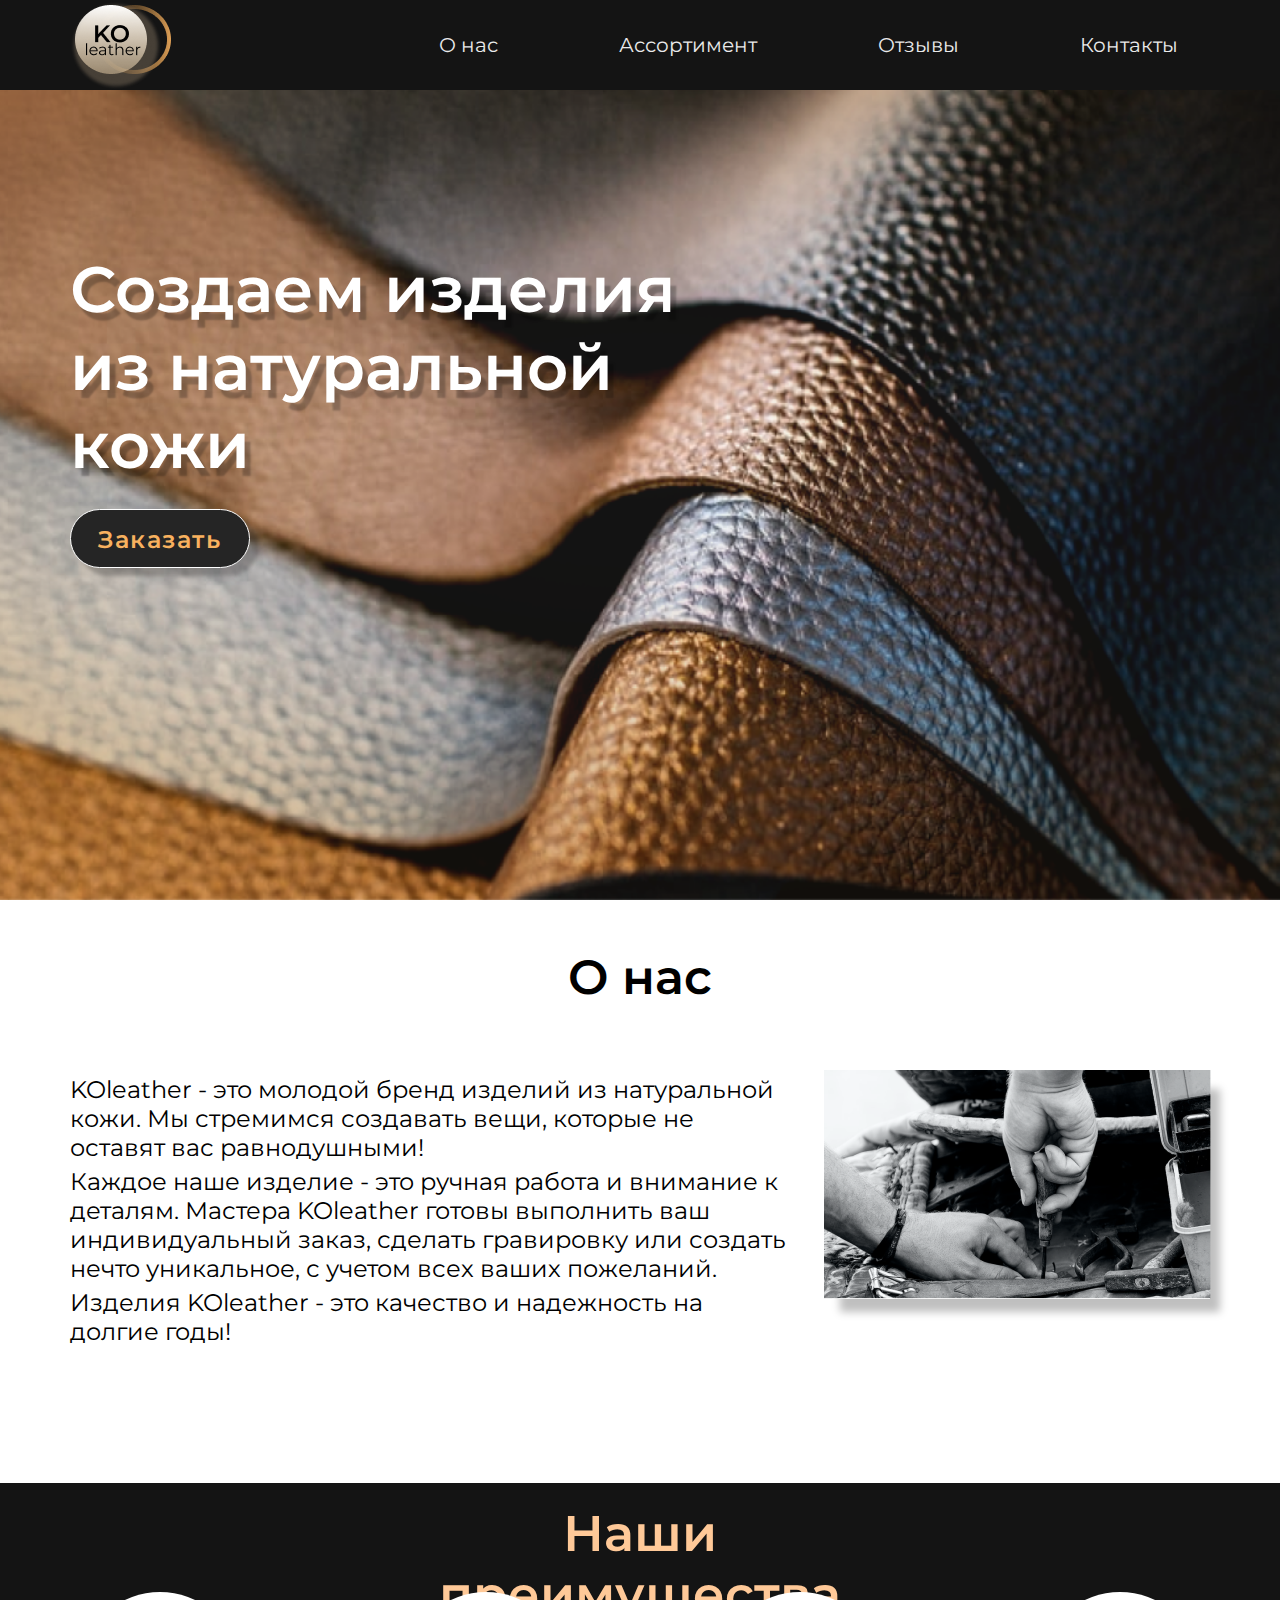
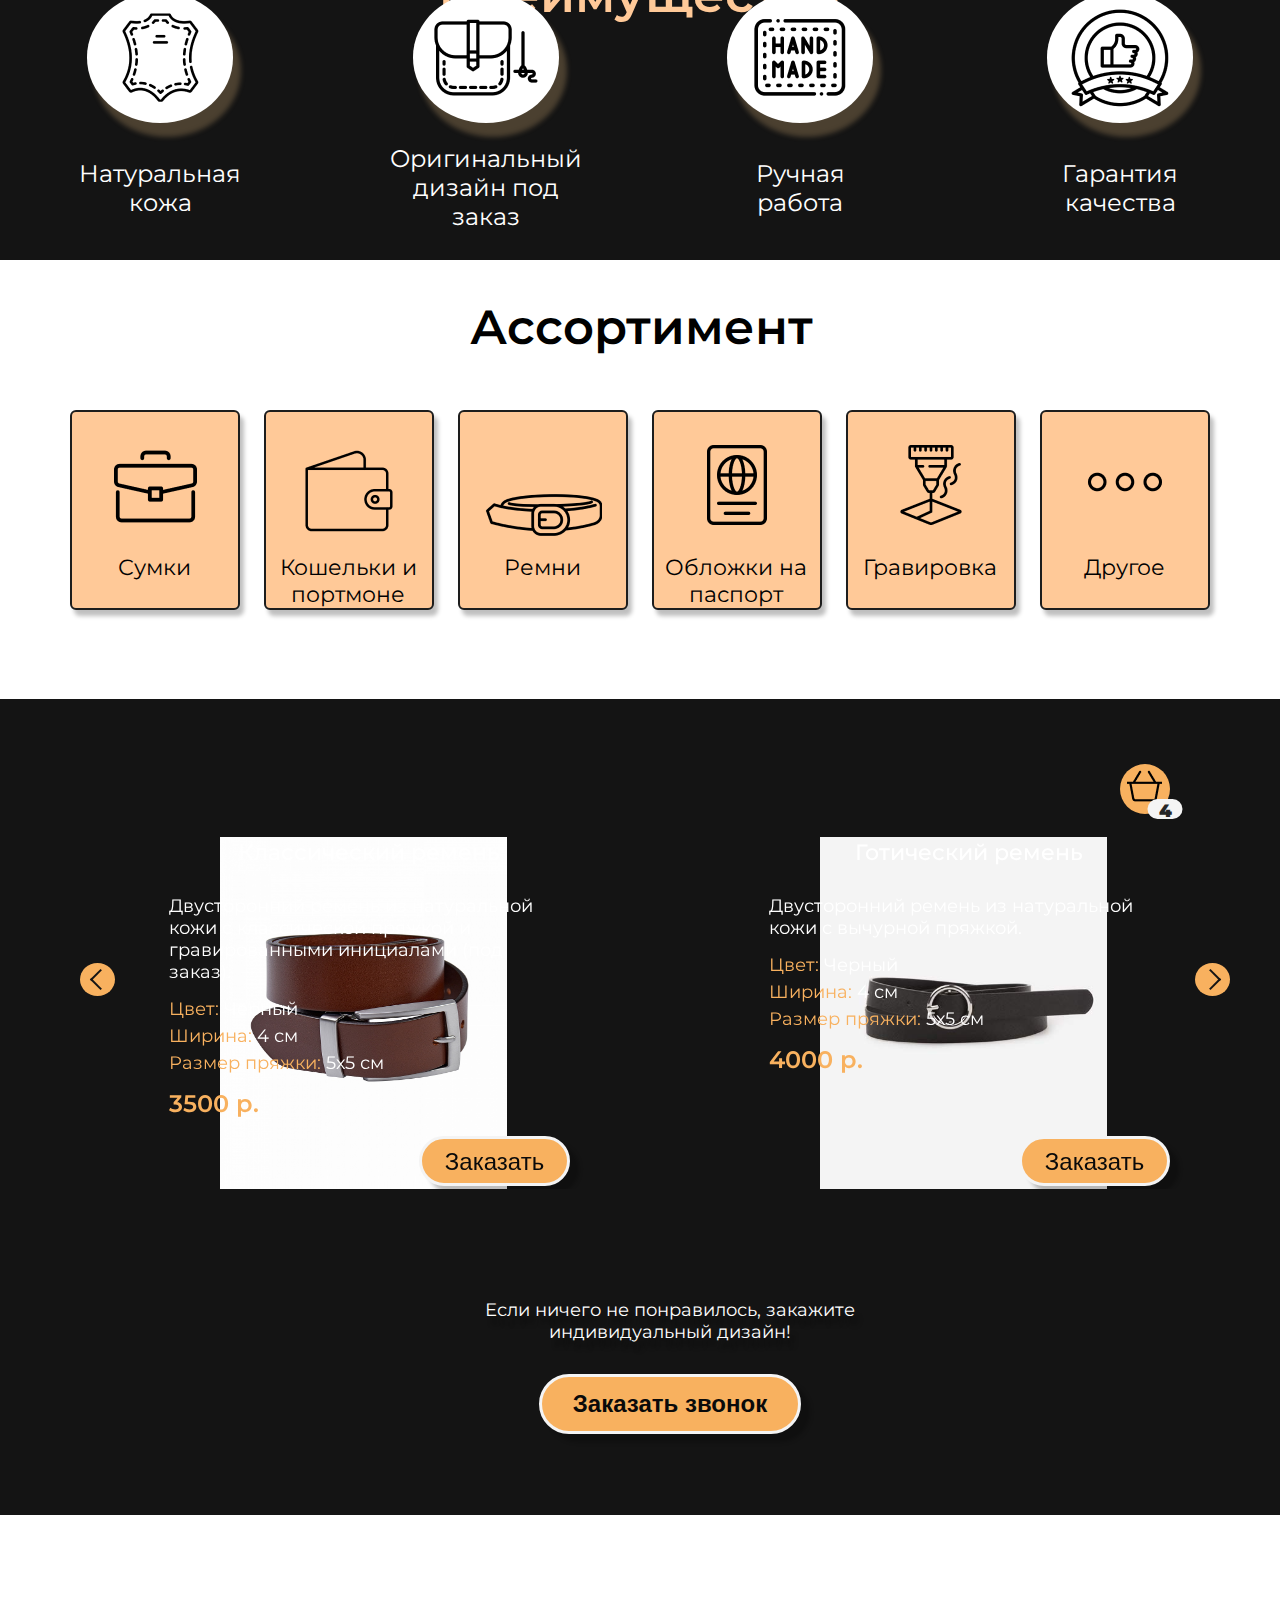
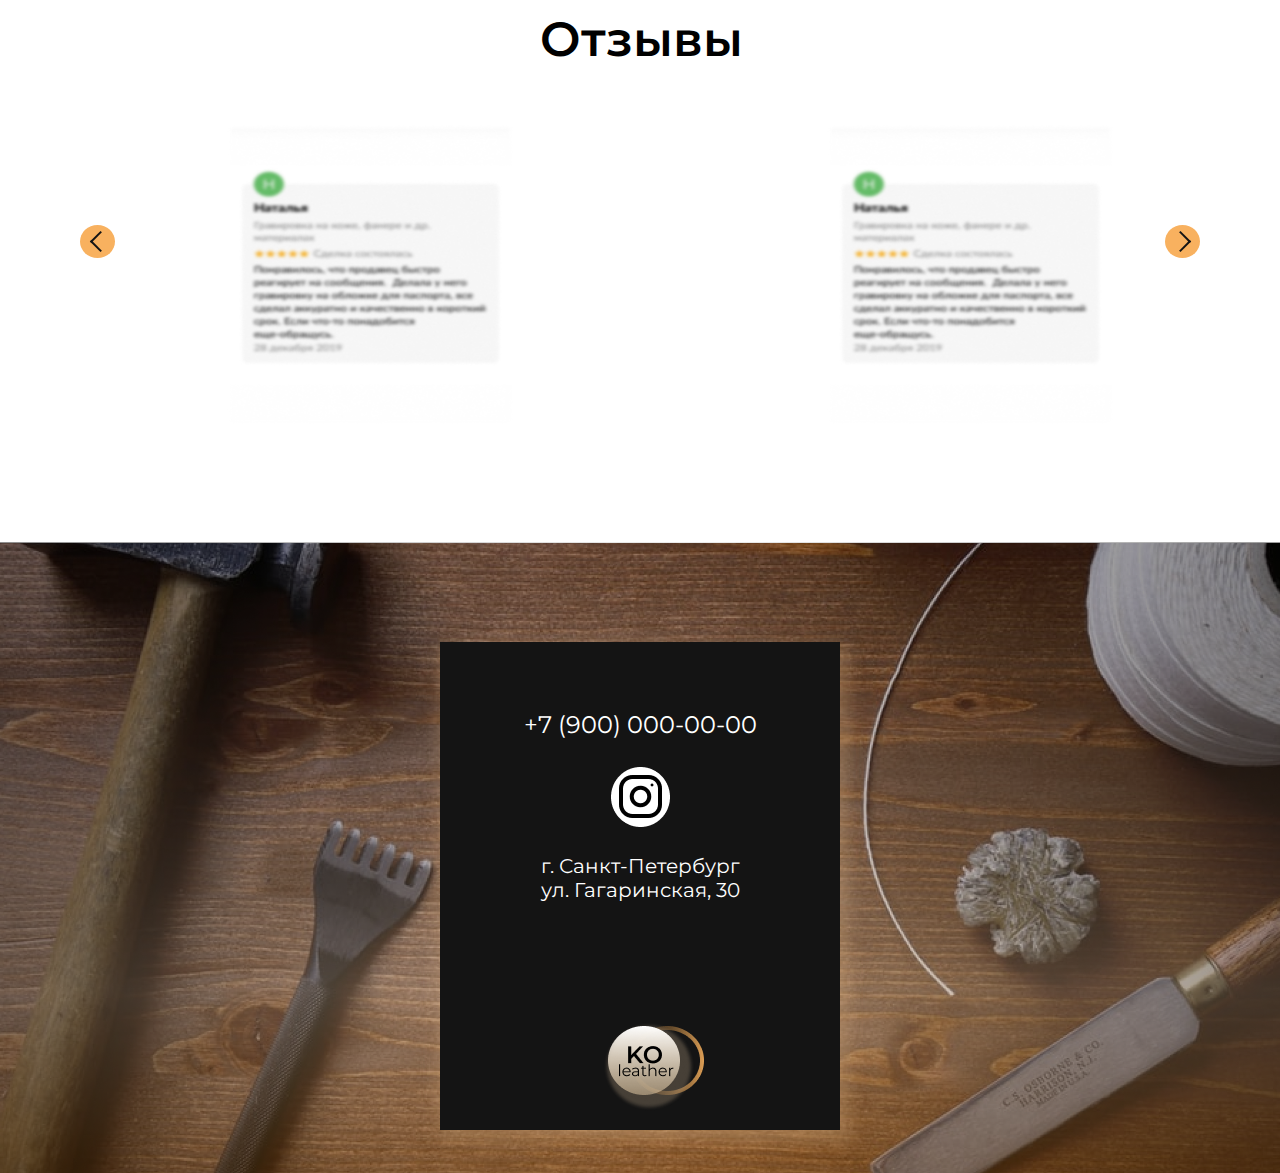
<file: KoLeather/index.html>
<!-- \\ сообщаем браузеру как стоит обрабатывать эту страницу -->
<!DOCTYPE html>
<!-- \\ оболочка документа указываем язык содержимого -->
<html lang="ru">
<!-- \\ заголовок страницы, контейнер для других важных данных (не отображается) -->

<head>
	<!-- \\заголовок страницы в браузере -->
	<title>KoLether</title>
	<!-- \\ кодировка страницы -->
	<meta charset="UTF-8"> <!-- Настройки адаптивности страницы  -->
	<meta name="format-detection" content="telephone=no">
	<!-- Отключает принудительную ссылку у номера телефона на iOS -->
	<!-- <link rel="stylesheet" href="https://unpkg.com/swiper@8/swiper-bundle.min.css"> -->
	<link rel="stylesheet" href="https://unpkg.com/swiper/swiper-bundle.min.css" />
	<link rel="stylesheet" href="css/style.css">
	<meta name="viewport" content="width=device-width, initial-scale=1.0, maximum-scale=1.0, user-scalable=0">
</head>
<!-- \\ отображаемое тело страницы -->

<body>
	<div class="wrapper">

		<main class="page">
<header class="header">
	<div class="header__container _container">
		<div class="header__logo"><img src="img/logo.png" alt=""></div>
		<nav class="header__menu menu">
			<div class="menu__icon icon-menu">
				<span></span>
				<span></span>
				<span></span>
				<span></span>
			</div>
			<div class="menu__body">
				<ul class="menu__list">
					<li><a href="" class="menu__link">О нас</a></li>
					<li><a href="" class="menu__link">Ассортимент</a></li>
					<li><a href="" class="menu__link">Отзывы</a></li>
					<li><a href="" class="menu__link">Контакты</a></li>
				</ul>
			</div>
		</nav>
	</div>
</header>			<div class="main-screen">
				<div class="main-screen__bg ibg">
					<img src="img/background (1).png" alt="">
				</div>
				<div class="main-screen _container">
					<div class="main-screen__block">
						<h1 class="main-screen__title">
							<p>Создаем изделия</p>
							<p>из натуральной кожи</p>
						</h1>
						<a href="" class="main-screen__btn">Заказать</a>
					</div>
				</div>
			</div>
			<div class="about">
				<h2 class="about__title">О нас</h2>
				<div class="about__container _container">
					<div class="about__block">
						<div class="about__text">
							<p>KOleather - это молодой бренд изделий из натуральной кожи. Мы стремимся создавать вещи,
								которые
								не оставят вас равнодушными!</p>
							<p>Каждое наше изделие - это ручная работа и внимание к деталям. Мастера KOleather готовы
								выполнить
								ваш индивидуальный заказ, сделать гравировку или создать нечто уникальное, с учетом всех
								ваших
								пожеланий.</p>
							<p>Изделия KOleather - это качество и надежность на долгие годы!</p>
						</div>
						<div class="about__image">
							<img src="img/About us1.png" alt="">
						</div>
					</div>
				</div>
				<div class="about__advantages advantages-list">
					<h3 class="advantages-list__title">Наши преимущества</h3>
					<div class="advantages-list__container _container">
						<div class="advantages-list__row">
							<div class="advantages-list__item">
								<div class="advantages-list__icon">
									<img src="img/leather 1.png" alt="Иконка">
								</div>
								<div class="advantages-list__text">Натуральная кожа</div>
							</div>
							<div class="advantages-list__item">
								<div class="advantages-list__icon">
									<img src="img/bag 1.png" alt="Иконка">
								</div>
								<div class="advantages-list__text">Оригинальный дизайн под заказ</div>
							</div>
							<div class="advantages-list__item">
								<div class="advantages-list__icon">
									<img src="img/handmade 1.png" alt="Иконка">
								</div>
								<div class="advantages-list__text">Ручная работа</div>
							</div>
							<div class="advantages-list__item">
								<div class="advantages-list__icon">
									<img src="img/quality 1.png" alt="Иконка">
								</div>
								<div class="advantages-list__text">Гарантия качества</div>
							</div>
						</div>
					</div>
				</div>
			</div>
			<div class="range">
				<div class="range__container _container">
					<h4 class="range__title">Ассортимент</h4>
					<div class="range__row">
						<div class="range__card card">
							<div class="card__icon">
								<img src="img/briefcase 1.png" alt="">
							</div>
							<a href="" class="card__text">Сумки</a>
						</div>
						<div class="range__card card">
							<div class="card__icon">
								<img src="img/wallet 2.png" alt="">
							</div>
							<a href="" class="card__text">Кошельки и
								портмоне</a>
						</div>
						<div class="range__card card">
							<div class="card__icon">
								<img src="img/belt.png" alt="">
							</div>
							<a href="" class="card__text">Ремни</a>
						</div>
						<div class="range__card card">
							<div class="card__icon">
								<img src="img/passport 1.png" alt="">
							</div>
							<a href="" class="card__text">Обложки на паспорт</a>
						</div>
						<div class="range__card card">
							<div class="card__icon">
								<img src="img/laser-cutting-machine 1.png" alt="">
							</div>
							<a href="" class="card__text">Гравировка</a>
						</div>
						<div class="range__card card">
							<div class="card__icon">
								<img src="img/ellipsis 1.png" alt="">
							</div>
							<a href="" class="card__text">Другое</a>
						</div>
					</div>
				</div>
			</div>
<div class="shop">
	<div class="shop__container _container">
		<div class="shop__body">
			<div class="wrapper">
				<div class="shop__icon">
					<a href="" class="shop__icon icon-shop">
						<img src="img/shopping-basket 1.png" alt="Иконка">
						<span>4</span>
					</a>
				</div>
				<div class="shop-slider">
					<div class="shop-slider swiper-container">
						<div class="shop-slider__wrapper swiper-wrapper">
							<div class="shop-slider__slide swiper-slide">
								<div class="shop-slider__image">
									<img src="img/item4.jpg" alt="Картинка">
								</div>
								<div class="shop-slider__content content-shop-slider">
									<h5 class="shop-slider__title">Классический ремень</h5>
									<div class="shop-slider__text">
										<p class="text__description">Двусторонний ремень из натуральной кожи с классической
											пряжкой и гравированными
											инициалами
											(под заказ).</p>
										<p class="text__color"><span>Цвет:</span> Черный</p>
										<p class="text__width"><span>Ширина:</span> 4 см</p>
										<p class="text__buckle"><span>Размер пряжки:</span> 5х5 см</p>
										<div class="shop-slider__price">3500 р.</div>
									</div>
									<button class="shop-slider__button">Заказать</button>
								</div>
							</div>
							<div class="shop-slider__slide swiper-slide">
								<div class="shop-slider__image">
									<img src="img/item5.jpg" alt="Картинка">
								</div>
								<div class="shop-slider__content content-shop-slider">
									<h5 class="shop-slider__title">Готический ремень</h5>
									<div class="shop-slider__text">
										<p class="text__description">Двусторонний ремень из натуральной кожи с вычурной пряжкой.
										</p>
										<p class="text__color"><span>Цвет:</span> Черный</p>
										<p class="text__width"><span>Ширина:</span> 4 см</p>
										<p class="text__buckle"><span>Размер пряжки:</span> 5х5 см</p>
										<div class="shop-slider__price">4000 р.</div>
									</div>
									<button class="shop-slider__button">Заказать</button>
								</div>
							</div>
							<div class="shop-slider__slide swiper-slide">
								<div class="shop-slider__image">
									<img src="img/Rectangle 31.png" alt="Картинка">
								</div>
								<div class="shop-slider__content content-shop-slider">
									<h5 class="shop-slider__title">Деловой ремень</h5>
									<div class="shop-slider__text">
										<p class="text__description">Двусторонний ремень из натуральной кожи.</p>
										<p class="text__color"><span>Цвет:</span> Черный</p>
										<p class="text__width"><span>Ширина:</span> 4 см</p>
										<p class="text__buckle"><span>Размер пряжки:</span> 5х5 см</p>
										<div class="shop-slider__price">2000 р.</div>
									</div>
									<button class="shop-slider__button">Заказать</button>
								</div>
							</div>
							<div class="shop-slider__slide swiper-slide">
								<div class="shop-slider__image">
									<img src="img/item2.webp" alt="Картинка">
								</div>
								<div class="shop-slider__content content-shop-slider">
									<h5 class="shop-slider__title">Современный ремень</h5>
									<div class="shop-slider__text">
										<p class="text__description">Двусторонний ремень из натуральной кожи. Гравировка на заказ.
										</p>
										<p class="text__color"><span>Цвет:</span> Черный</p>
										<p class="text__width"><span>Ширина:</span> 4 см</p>
										<p class="text__buckle"><span>Размер пряжки:</span> 5х5 см</p>
										<div class="shop-slider__price">3000 р.</div>
									</div>
									<button class="shop-slider__button">Заказать</button>
								</div>
							</div>
							<div class="shop-slider__slide swiper-slide">
								<div class="shop-slider__image">
									<img src="img/another belt.webp" alt="Картинка">
								</div>
								<div class="shop-slider__content content-shop-slider">
									<h5 class="shop-slider__title">Необычный ремень</h5>
									<div class="shop-slider__text">
										<p class="text__description">Двусторонний ремень из натуральной кожи. Гравировка на заказ.
										</p>
										<p class="text__color"><span>Цвет:</span> Черный</p>
										<p class="text__width"><span>Ширина:</span> 4 см</p>
										<p class="text__buckle"><span>Размер пряжки:</span> 5х5 см</p>
										<div class="shop-slider__price">5000 р.</div>
									</div>
									<button class="shop-slider__button">Заказать</button>
								</div>
							</div>
							<div class="shop-slider__slide swiper-slide">
								<div class="shop-slider__image">
									<img src="img/another belt2.jpg" alt="Картинка">
								</div>
								<div class="shop-slider__content content-shop-slider">
									<h5 class="shop-slider__title">Модный ремень</h5>
									<div class="shop-slider__text">
										<p class="text__description">Двусторонний ремень из натуральной кожи. Гравировка на заказ.
										</p>
										<p class="text__color"><span>Цвет:</span> Черный</p>
										<p class="text__width"><span>Ширина:</span> 4 см</p>
										<p class="text__buckle"><span>Размер пряжки:</span> 5х5 см</p>
										<div class="shop-slider__price">7000 р.</div>
									</div>
									<button class="shop-slider__button">Заказать</button>
								</div>
							</div>
						</div>
					</div>
					<div class="swiper-button-prev prev-shop"></div>
					<div class="swiper-button-next next-shop"></div>
					<div class="swiper-pagination pag-shop"></div>
				</div>
			</div>
			<div class="shop__call call-request">
				<div class="shop__container _container">
					<div class="call-request__block">
						<div class="call-request__text">Если ничего не понравилось, закажите индивидуальный дизайн!
						</div>
						<button class="call-request__button">Заказать звонок</button>
					</div>
				</div>
			</div>
		</div>
	</div>
</div>			<div class="feedback">
				<div class="feedback__container _container">
					<h5 class="swiper__title">Отзывы</h5>
					<div class="feedback swiper-container">
						<!-- Additional required wrapper -->
						<div class="feedback swiper-wrapper">
							<!-- Slides -->
							<div class="feedback swiper-slide">
								<div class="feedback__image">
									<img src="img/Feedback.png" alt="Картинка">
								</div>
							</div>
							<div class="feedback swiper-slide">
								<div class="feedback__image">
									<img src="img/Feedback.png" alt="Картинка">
								</div>
							</div>
							<div class="feedback swiper-slide">
								<div class="feedback__image">
									<img src="img/Feedback.png" alt="Картинка">
								</div>
							</div>
							<div class="feedback swiper-slide">
								<div class="feedback__image">
									<img src="img/Feedback.png" alt="Картинка">
								</div>
							</div>
							<div class="feedback swiper-slide">
								<div class="feedback__image">
									<img src="img/Feedback.png" alt="Картинка">
								</div>
							</div>
						</div>
						<!-- If we need pagination -->
						<div class="swiper-pagination"></div>
						<!-- If we need navigation buttons -->
						<div class="swiper-button-prev"></div>
						<div class="swiper-button-next"></div>
						<!-- If we need scrollbar -->
					</div>
				</div>
			</div>
			<div class="contacts">
				<div class="contacts__bg ibg">
					<img src="img/background2.png" alt="Картинка">
				</div>
				<div class="contacts__details">
					<div class="contacts__field">
						<a href="" class="contacts__phone">+7 (900) 000-00-00</a>
						<a href="" class="contacts__insta">
							<img src="img/Insta.png" alt="Иконка">
						</a>
						<a href="" class="contacts__address">
							<p>г. Санкт-Петербург ул. Гагаринская, 30</p>
						</a>
						<div class="contacts__logo">
							<img src="img/logo.png" alt="Иконка">
						</div>
					</div>
				</div>
			</div>
		</main>
	</div>

	<!-- подключаем jQuery -->
	<script src="https://code.jquery.com/jquery-3.4.1.min.js"></script>
	<!-- <script src="js/sliders.js"></script> -->
	<!-- <script src="https://unpkg.com/swiper@8/swiper-bundle.min.js"></script> -->
	<!-- подключаем файл скриптов -->
	<script src="https://unpkg.com/swiper/swiper-bundle.min.js"></script>
	<script src="js/script.js"></script>
	<!-- <script src="js/forms.js"></script> -->
</body>

</html>
</file>
<file: KoLeather/css/style.css>
@charset "UTF-8";
@import url(https://fonts.googleapis.com/css?family=Montserrat:regular,500,600);
/*$mw:1170;
$md1:$mw+12;
$md2:992.98;
$md3:767.98;
$md4:479.98;*/
* {
		padding: 0;
		margin: 0;
		border: 0;
}

*, *:before, *:after {
		-webkit-box-sizing: border-box;
		box-sizing: border-box;
}

/*меняет подсчет ширины блока так, чтобы было удобно верстать*/
:focus, :active {
		outline: none;
}

a:focus, a:active {
		outline: none;
}

/*убирает линии обводки у некоторых браузеров*/
nav, footer, header, aside, section {
		display: block;
}

/*делает некоторые html теги блочными*/
html, body {
		height: 100%;
		min-width: 320px;
}

body {
		line-height: 1;
		font-size: 14px;
		font-family: "Montserrat";
		-ms-text-size-adjust: 100%;
		-moz-text-size-adjust: 100%;
		-webkit-text-size-adjust: 100%;
}

/*уравнивают поведения шрифтов и элементов для разных браузеров*/
input::-ms-clear {
		display: none;
}

button {
		cursor: pointer;
}

button::-moz-focus-inner {
		padding: 0;
		border: 0;
}

a, a:visited {
		text-decoration: none;
}

a:hover {
		text-decoration: none;
}

ul li {
		list-style: none;
}

img {
		vertical-align: top;
}

/*убирают некоторые особенности в разных браузерах*/
h1, h2, h3, h4, h5, h6 {
		font-size: inherit;
		font-weight: inherit;
}

body {
		height: 100%;
}

.wrapper {
		overflow: hidden;
		min-height: 100vh;
}

._container {
		max-width: 1170px;
		padding: 15px;
		margin: 0px auto;
}

.ibg {
		background-repeat: no-repeat;
		background-size: cover;
		background-position: center;
}
.ibg img {
		display: none;
}

/*.slick-slider{position: relative;
	.slick-track,.slick-list {}
	.slick-list{overflow: hidden;}
	.slick-track{@include flexbox();align-items: flex-start;}
	.slick-slide{}
	.slick-dots{
		padding: 104px 0 0 0;
		@include flexbox();
		justify-content:center;
		align-items: center;
		li{margin: 0 5px;
			button{
				font-size: 0;
				width: 11px;
				height: 11px;
				border-radius: 50%;
				background-color: rgba(40,47,53,0.0);
				border: 1px solid #c8c8c8;
			}
			&.slick-active{
				button{
					width: 11px;
					height: 11px;
					background-color: #a9afb3;
				}
			}
		}
	}
}*/
.header {
		height: 90px;
		width: 100%;
		position: absolute;
		top: 0;
		left: 0;
		right: 0;
		background-color: #141414;
		z-index: 10;
}
.header__container {
		padding: 15px;
		height: 100%;
		display: -webkit-box;
		display: -ms-flexbox;
		display: flex;
		font-size: 0;
		-webkit-box-align: center;
		    -ms-flex-align: center;
		        align-items: center;
		-webkit-box-pack: justify;
		    -ms-flex-pack: justify;
		        justify-content: space-between;
}
.header__logo {
		/*display: inline-block; //для адаптива
		img{max-width:100%;} //для адаптива*/
		padding: 10px 132px 10px 0;
		margin-right: 15px;
}
.menu {
		-webkit-box-flex: 1;
		    -ms-flex: 1 1 auto;
		        flex: 1 1 auto;
}
.menu__list {
		display: -webkit-box;
		display: -ms-flexbox;
		display: flex;
		font-size: 0;
}
.menu__list li {
		position: relative;
		margin: 0 0 0 121px;
}
.menu__link {
		color: #EAEAEA;
		font-size: 20px;
		font-weight: 400;
		line-height: 29px;
		text-align: center;
		display: block;
		-webkit-transition: all 0.3 ease 0s;
		transition: all 0.3 ease 0s;
}
.menu__link:hover {
		color: #E7B56A;
}
@media (max-width: 1136px) {
		.menu__logo {
				padding-right: 0;
		}
		.menu__list li {
				-webkit-box-align: center;
				    -ms-flex-align: center;
				        align-items: center;
				-webkit-box-pack: center;
				    -ms-flex-pack: center;
				        justify-content: center;
				margin: 0 0 0 60px;
		}
		.menu__list li:first-child {
				margin: 0 0 0 0;
		}
}
@media (max-width: 832px) {
		.menu__body {
				position: fixed;
				width: 100%;
				height: 100%;
				top: 0;
				left: 0;
				background-color: #E7B56A;
				padding: 150px 0 20px 0;
				-webkit-transform: translate3d(0px, -100%, 0px);
				        transform: translate3d(0px, -100%, 0px);
		}
		.menu__body.active {
				-webkit-transform: translate3d(0px, 0px, 0px);
				        transform: translate3d(0px, 0px, 0px);
		}
		.menu__list {
				display: -webkit-box;
				display: -ms-flexbox;
				display: flex;
				font-size: 0;
				-webkit-box-orient: vertical;
				-webkit-box-direction: normal;
				    -ms-flex-direction: column;
				        flex-direction: column;
				-webkit-box-pack: center;
				    -ms-flex-pack: center;
				        justify-content: center;
				-webkit-box-align: center;
				    -ms-flex-align: center;
				        align-items: center;
		}
		.menu__list li {
				margin: 0 0 0 0;
				padding: 0 0 50px 0;
		}
		.menu__link {
				color: #141414;
				font-size: 30px;
				font-weight: 500;
		}
}

.icon-menu {
		display: none;
}
@media (max-width: 832px) {
		.icon-menu {
				display: block;
				position: absolute;
				top: 35px;
				right: 20px;
				width: 40px;
				height: 25px;
				cursor: pointer;
				z-index: 5;
		}
		.icon-menu span {
				-webkit-transition: all 0.3s ease 0s;
				transition: all 0.3s ease 0s;
				top: 11.5px;
				left: -10px;
				position: absolute;
				width: 100%;
				height: 2px;
				background-color: #fff;
		}
		.icon-menu span:first-child {
				top: 1px;
		}
		.icon-menu span:last-child {
				top: auto;
				bottom: 1px;
		}
		.icon-menu.active span {
				-webkit-transform: scale(0);
				transform: scale(0);
				background-color: #141414;
		}
		.icon-menu.active span:first-child {
				-webkit-transform: rotate(-45deg);
				transform: rotate(-45deg);
				top: 11.5px;
		}
		.icon-menu.active span:last-child {
				-webkit-transform: rotate(45deg);
				transform: rotate(45deg);
				bottom: 11.5px;
		}
}

.ibg {
		background-repeat: no-repeat;
		background-size: cover;
		background-position: center;
}
.ibg img {
		display: none;
}

/*.slick-slider{position: relative;
	.slick-track,.slick-list {}
	.slick-list{overflow: hidden;}
	.slick-track{@include flexbox();align-items: flex-start;}
	.slick-slide{}
	.slick-dots{
		padding: 104px 0 0 0;
		@include flexbox();
		justify-content:center;
		align-items: center;
		li{margin: 0 5px;
			button{
				font-size: 0;
				width: 11px;
				height: 11px;
				border-radius: 50%;
				background-color: rgba(40,47,53,0.0);
				border: 1px solid #c8c8c8;
			}
			&.slick-active{
				button{
					width: 11px;
					height: 11px;
					background-color: #a9afb3;
				}
			}
		}
	}
}*/
.shop {
		min-width: 0;
		position: relative;
		height: 816px;
		background: #141414;
}
.shop__body {
		position: relative;
		width: 1170px;
		height: 816px;
}
.shop__icon img {
		position: relative;
		z-index: 5;
		margin: 5px 7px;
}
.shop__icon span {
		width: 35px;
		height: 20px;
		border-radius: 20px;
		line-height: 25px;
		background-color: #F4F4F4;
		position: absolute;
		left: 10px;
		top: 35px;
		font-size: 18px;
		text-align: center;
		-webkit-box-pack: center;
		    -ms-flex-pack: center;
		        justify-content: center;
		font-weight: 900;
		color: #252525;
		-webkit-transform: translate(50%, 0);
		        transform: translate(50%, 0);
		z-index: 5;
		-webkit-box-pack: end;
		    -ms-flex-pack: end;
		        justify-content: flex-end;
}

.icon-shop {
		position: absolute;
		top: 50px;
		left: 1050px;
}
.icon-shop::before {
		content: "";
		display: block;
		position: absolute;
		width: 50px;
		height: 50px;
		background: #F8B15F;
		border-radius: 50%;
}
@media (max-width: 1200px) {
		.icon-shop {
				left: 900px;
		}
}

.shop__icon:hover {
		padding: 5px 5px 5px 0;
		-webkit-transition-duration: 0.2s;
		        transition-duration: 0.2s;
}
.shop__icon:active {
		cursor: pointer;
}

.wrapper {
		width: 1170px;
		height: 816px;
}

.shop-slider {
		display: -webkit-box;
		display: -ms-flexbox;
		display: flex;
		font-size: 0;
		position: relative;
		height: 445px;
		margin: 93px 0 54px 0;
		-webkit-box-pack: justify;
		    -ms-flex-pack: justify;
		        justify-content: space-between;
}
@media (max-width: 1200px) {
		.shop-slider {
				width: 980px;
		}
}
.shop-slider__wrapper {
		position: relative;
		min-width: 0;
		height: 430px;
}
.shop-slider__title {
		width: 400px;
		height: 25.5px;
		font-weight: 500;
		font-size: 22px;
		line-height: 27px;
		text-align: center;
		color: #FFFFFF;
		margin-bottom: 30px;
}
.shop-slider__text {
		width: 400px;
		height: 166.19px;
		font-weight: 400;
		font-size: 18px;
		line-height: 22px;
		color: #FFFFFF;
}
.shop-slider__price {
		width: 95px;
		height: 27.38px;
		font-weight: 600;
		font-size: 24px;
		line-height: 29px;
		color: #F8B15F;
		position: relative;
		left: 0;
}
.shop-slider__button {
		-webkit-box-sizing: border-box;
		        box-sizing: border-box;
		position: relative;
		margin: 75px 0 0 250px;
		width: 151px;
		height: 50px;
		background: #F8B15F;
		border: 3px solid #F4F4F4;
		-webkit-box-shadow: 9px 8px 4px rgba(0, 0, 0, 0.25);
		        box-shadow: 9px 8px 4px rgba(0, 0, 0, 0.25);
		border-radius: 78px;
		font-weight: 500;
		font-size: 24px;
		line-height: 29px;
		text-align: center;
		color: #0A0A0A;
}
.shop-slider__button:hover {
		background-color: #252525;
		border: 1px solid #FFFFFF;
		-webkit-box-shadow: 9px 8px 4px rgba(0, 0, 0, 0.25);
		        box-shadow: 9px 8px 4px rgba(0, 0, 0, 0.25);
		color: #F8B15F;
}
.shop-slider__button:active {
		text-decoration: underline;
}

.text__description {
		margin-bottom: 15px;
}
.text__color {
		margin-bottom: 5px;
}
.text__color span {
		color: #F8B15F;
}
.text__width {
		margin-bottom: 5px;
}
.text__width span {
		color: #F8B15F;
}
.text__buckle {
		margin-bottom: 15px;
}
.text__buckle span {
		color: #F8B15F;
}

.shop-slider__slide {
		display: -webkit-box;
		display: -ms-flexbox;
		display: flex;
		-webkit-box-pack: justify;
		    -ms-flex-pack: justify;
		        justify-content: space-between;
		-webkit-box-align: center;
		    -ms-flex-align: center;
		        align-items: center;
}
.shop-slider__image {
		min-width: 0;
		display: -webkit-box;
		display: -ms-flexbox;
		display: flex;
		-webkit-box-flex: 0;
		    -ms-flex: 0 1 auto;
		        flex: 0 1 auto;
		position: absolute;
		left: 0;
		margin-left: 150px;
}
.shop-slider__content {
		min-width: 0;
		-webkit-box-flex: 0;
		    -ms-flex: 0 1 auto;
		        flex: 0 1 auto;
		-webkit-box-orient: vertical;
		-webkit-box-direction: normal;
		    -ms-flex-direction: column;
		        flex-direction: column;
		position: absolute;
		right: 0;
		margin: 0 100px;
}

@media (max-width: 1200px) {
		.swiper-container {
				width: 990px;
		}
}

.call-request {
		position: absolute;
		height: 224px;
		width: 1170px;
		left: 0;
		top: 570px;
}
.call-request__block {
		position: relative;
		text-align: center;
		width: 1170px;
		height: 224px;
}
.call-request__text {
		position: relative;
		width: 469px;
		height: 55px;
		font-weight: 500;
		font-size: 18px;
		line-height: 22px;
		text-align: center;
		margin: 55px auto 0 auto;
		color: #FFFFFF;
}
.call-request__button {
		-webkit-box-sizing: border-box;
		        box-sizing: border-box;
		position: relative;
		margin: 20px 0 0 0;
		width: 262px;
		height: 60px;
		background: #F8B15F;
		border: 3px solid #F4F4F4;
		-webkit-box-shadow: 9px 8px 4px rgba(0, 0, 0, 0.25);
		        box-shadow: 9px 8px 4px rgba(0, 0, 0, 0.25);
		border-radius: 78px;
		font-weight: 600;
		font-size: 24px;
		line-height: 29px;
		text-align: center;
		color: #0A0A0A;
}

.swiper-slide {
		display: -webkit-box;
		display: -ms-flexbox;
		display: flex;
		-webkit-box-orient: vertical;
		-webkit-box-direction: normal;
		    -ms-flex-direction: column;
		        flex-direction: column;
		-webkit-box-align: center;
		    -ms-flex-align: center;
		        align-items: center;
		-webkit-box-pack: center;
		    -ms-flex-pack: center;
		        justify-content: center;
		position: relative;
}

.swiper-slide img {
		max-width: 100%;
		height: 365px;
		width: 287px;
}

.pag-shop {
		position: absolute;
}

.swiper-pagination-fraction {
		font-size: 18px;
		color: #F8B15F;
}

.swiper-pagination-current {
		font-size: 22px;
}

.swiper-button-prev .prev-shop,
.swiper-button-next .next-shop {
		position: absolute;
		top: 40%;
		width: 35px;
		height: 33px;
		background: #F8B15F;
		border-radius: 50%;
		cursor: pointer;
}
.swiper-button-prev .prev-shop::after,
.swiper-button-next .next-shop::after {
		content: "";
		width: 15px;
		height: 15px;
		position: absolute;
}

.swiper-button-prev .prev-shop::after {
		border-top: 2px solid #141414;
		border-left: 2px solid #141414;
		-webkit-transform: rotate(-45deg);
		        transform: rotate(-45deg);
		margin-left: 5px;
}

.swiper-button-next::after {
		border-top: 2px solid #141414;
		border-left: 2px solid #141414;
		-webkit-transform: rotate(135deg);
		        transform: rotate(135deg);
		margin-right: 5px;
}

.swiper-button-prev:hover::after,
.swiper-button-next:hover::after {
		border-top: 2px solid #F4F4F4;
		border-left: 2px solid #F4F4F4;
}

.swiper-button-prev:active,
.swiper-button-next:active {
		background: #F8B15F;
}

.call-request {
		background-color: #141414;
}
.call-request__block {
		position: relative;
		height: 224px;
		width: 1170px;
}
@media (max-width: 1200px) {
		.call-request__block {
				margin-left: -60px;
		}
}
.call-request__text {
		width: 469px;
		height: 55px;
		font-weight: 400;
		font-size: 18px;
		line-height: 22px;
		text-align: center;
		color: #FFFFFF;
		text-shadow: 5px 9px 4px rgba(0, 0, 0, 0.4);
		margin: 0 auto;
}
.call-request__button {
		-webkit-box-sizing: border-box;
		        box-sizing: border-box;
		position: relative;
		margin-top: 20px;
		width: 262px;
		height: 60px;
		background: #F8B15F;
		border: 3px solid #F4F4F4;
		-webkit-box-shadow: 9px 8px 4px rgba(0, 0, 0, 0.25);
		        box-shadow: 9px 8px 4px rgba(0, 0, 0, 0.25);
		border-radius: 78px;
		font-weight: 600;
		font-size: 24px;
		line-height: 29px;
		text-align: center;
		color: #0A0A0A;
}
.call-request__button:hover {
		background-color: #252525;
		border: 1px solid #FFFFFF;
		-webkit-box-shadow: 9px 8px 4px rgba(0, 0, 0, 0.25);
		        box-shadow: 9px 8px 4px rgba(0, 0, 0, 0.25);
		color: #F8B15F;
}
.call-request__button:active {
		text-decoration: underline;
}

.page {
		position: absolute;
		width: 100%;
		height: 100%;
		top: 0;
		left: 0;
		display: -webkit-box;
		display: -ms-flexbox;
		display: flex;
		font-size: 0;
		-webkit-box-orient: vertical;
		-webkit-box-direction: normal;
		    -ms-flex-direction: column;
		        flex-direction: column;
		min-width: 0;
}

.main-screen {
		-webkit-box-flex: 1;
		    -ms-flex: 1 0 100%;
		        flex: 1 0 100%;
		position: relative;
		height: 715px;
		/*			&:after{
						content:'';
						position: absolute;
						left: 0;
						width: 100%;
						height: 5px;
						background-color: #E7B56A;
						bottom: 0;
					}*/
}
.main-screen__bg {
		position: absolute;
		width: 100%;
		height: 100%;
		top: 0;
		left: 0;
}
.main-screen__title {
		position: absolute;
		top: 250px;
		left: 15px;
		font-weight: 600;
		font-size: 64px;
		line-height: 78px;
		color: #FFFFFF;
		text-shadow: 6px 8px 2px rgba(0, 0, 0, 0.25);
		z-index: 5;
		display: inline-block;
		max-width: 740px;
}
.main-screen__btn {
		position: absolute;
		display: -webkit-box;
		display: -ms-flexbox;
		display: flex;
		font-size: 0;
		width: 180px;
		height: 59px;
		left: 15px;
		top: 509px;
		background-color: #252525;
		z-index: 10;
		border: 1px solid #FFFFFF;
		-webkit-box-shadow: 9px 8px 4px rgba(0, 0, 0, 0.25);
		        box-shadow: 9px 8px 4px rgba(0, 0, 0, 0.25);
		border-radius: 78px;
		font-weight: 600;
		font-size: 24px;
		line-height: 29px;
		letter-spacing: 1.5px;
		text-align: center;
		padding: 15px 27px;
		color: #F8B15F;
}
.main-screen__btn:hover {
		background-color: #E7B56A;
		color: #FFFFFF;
}
.main-screen__btn:active {
		background-color: #E7B56A;
		color: #FFFFFF;
		text-decoration: underline;
}
@media (max-width: 830px) {
		.main-screen__title {
				font-size: 50px;
				top: 300px;
		}
}
@media (max-width: 600px) {
		.main-screen__title {
				font-size: 40px;
				line-height: 50px;
				top: 270px;
				max-width: 450px;
		}
		.main-screen__btn {
				top: 470px;
		}
}
@media (max-width: 390px) {
		.main-screen__title {
				font-size: 35px;
				line-height: 50px;
				top: 270px;
				max-width: 450px;
		}
		.main-screen__btn {
				top: 500px;
		}
}

.about {
		height: 940px;
		background: #FFFFFF;
		position: relative;
}
.about__title {
		text-align: center;
		font-weight: 600;
		font-size: 48px;
		line-height: 59px;
		color: #000000;
		margin: 48px 0 68px 0;
}
.about__block {
		display: -webkit-box;
		display: -ms-flexbox;
		display: flex;
		font-size: 0;
		-webkit-box-pack: justify;
		    -ms-flex-pack: justify;
		        justify-content: space-between;
}
.about__text {
		display: inline-block;
		-webkit-box-flex: 1;
		    -ms-flex: 1 1 100%;
		        flex: 1 1 100%;
		width: 700px;
		height: 348px;
		font-weight: 400;
		font-size: 24px;
		line-height: 29px;
		color: #000000;
}
.about__text p {
		margin: 5px 0 0 0;
}
.about__image {
		position: relative;
		display: -webkit-box;
		display: -ms-flexbox;
		display: flex;
		font-size: 0;
		-webkit-box-flex: 0;
		    -ms-flex: 0 0 386px;
		        flex: 0 0 386px;
		width: 386px;
		height: 100%;
		top: 50px;
		-webkit-box-shadow: 13px 16px 8px -3px rgba(0, 0, 0, 0.25);
		        box-shadow: 13px 16px 8px -3px rgba(0, 0, 0, 0.25);
		margin: 0 0 0 80px;
}
.about__image::before {
		content: "";
		display: block;
		width: 290.35px;
		height: 258.92px;
		border: 8px rgba(248, 177, 95, 0);
		border-radius: 50%;
		position: absolute;
		top: -100px;
		right: -72px;
		border: 8px solid #F8B15F;
		-webkit-filter: drop-shadow(0px 4px 4px rgba(0, 0, 0, 0.25));
		        filter: drop-shadow(0px 4px 4px rgba(0, 0, 0, 0.25));
}
.about__image img {
		position: relative;
		z-index: 2;
}
@media (max-width: 1282px) {
		.about__title {
				margin: 48px 0 48px 0;
		}
		.about__image {
				margin: 0 0 0 30px;
				top: 50%;
		}
		.about__image::before {
				visibility: hidden;
		}
		.about__text {
				margin-bottom: 50px;
		}
}
@media (max-width: 982px) {
		.about__title {
				margin: 48px 0 0 0;
		}
		.about__text {
				width: 700px;
				height: 450px;
				margin-bottom: 30px;
		}
}
@media (max-width: 832px) {
		.about__block {
				-ms-flex-wrap: wrap;
				    flex-wrap: wrap;
		}
		.about__title {
				margin: 48px 0 48px 0;
		}
		.about__text {
				text-align: center;
				height: 300px;
				-webkit-box-ordinal-group: 3;
				    -ms-flex-order: 2;
				        order: 2;
				margin: 20px 15px;
		}
		.about__image {
				margin: 0 auto;
				margin-bottom: 20px;
				-webkit-box-ordinal-group: 2;
				    -ms-flex-order: 1;
				        order: 1;
				top: 0;
		}
		.about__image::before {
				visibility: visible;
				top: -30px;
				right: -92px;
		}
}
@media (max-width: 640px) {
		.about__text {
				margin-bottom: 100px;
		}
}
@media (max-width: 570px) {
		.about__image::before {
				visibility: hidden;
		}
		.about__title {
				margin: 28px 0;
		}
		.about__text {
				font-size: 22px;
		}
}
@media (max-width: 500px) {
		.about__title {
				font-size: 44px;
				margin: 28px 0;
		}
		.about__text {
				font-size: 18px;
				margin-bottom: 130px;
		}
		.about__image {
				-webkit-box-shadow: none;
				        box-shadow: none;
		}
		.about img {
				width: 360px;
		}
}
.about__advantages {
		height: 377.4px;
		background-color: #141414;
		background-size: cover;
}
@media (max-width: 982px) {
		.about {
				height: 1000px;
		}
}
@media (max-width: 834px) {
		.about {
				height: 1450px;
		}
		.about__advantages {
				height: 800px;
		}
}

.advantages-list__title {
		width: 568px;
		height: 54.3px;
		/*left: 466px;
		top: 1408.18px;*/
		font-weight: 600;
		font-size: 50px;
		line-height: 61px;
		margin: 0px auto;
		padding: 20px 0 0 0;
		text-align: center;
		color: #FFC998;
}
.advantages-list__row {
		display: -ms-grid;
		display: grid;
		height: 260px;
		-webkit-box-pack: center;
		    -ms-flex-pack: center;
		        justify-content: center;
		-ms-grid-columns: (auto)[4];
		grid-template-columns: repeat(4, auto);
		-webkit-box-pack: justify;
		    -ms-flex-pack: justify;
		        justify-content: space-between;
		margin-top: 20px;
}
.advantages-list__item {
		display: -ms-grid;
		display: grid;
		text-align: center;
		width: 180px;
}
.advantages-list__icon {
		position: relative;
		margin: 20px auto;
		width: 146.72px;
		height: 130.6px;
		background: #FFFFFF;
		-webkit-box-shadow: 7px 13px 5px 1px rgba(241, 197, 132, 0.25);
		        box-shadow: 7px 13px 5px 1px rgba(241, 197, 132, 0.25);
		border-radius: 50%;
		display: -ms-grid;
		display: grid;
		justify-items: center;
		-webkit-box-align: center;
		    -ms-flex-align: center;
		        align-items: center;
}
.advantages-list__text {
		font-weight: 400;
		font-size: 24px;
		line-height: 29px;
		color: #FFFFFF;
}
@media (max-width: 982px) {
		.advantages-list__row {
				grid-auto-rows: 100px;
		}
}
@media (max-width: 834px) {
		.advantages-list__row {
				-ms-grid-rows: 1fr;
				-ms-grid-columns: (200px)[2];
				    grid-template: 1fr/repeat(2, 200px);
				-ms-flex-pack: distribute;
				    justify-content: space-around;
		}
		.advantages-list__title {
				font-weight: 500;
				font-size: 44px;
		}
}
@media (max-width: 560px) {
		.advantages-list__row {
				margin-left: 30px;
		}
		.advantages-list__title {
				font-size: 36px;
				margin-left: -20px;
		}
}
@media (max-width: 501px) {
		.advantages-list__title {
				font-size: 28px;
				margin-left: -70px;
				margin-bottom: 30px;
		}
		.advantages-list__row {
				-ms-grid-rows: 1fr;
				-ms-grid-columns: 200px;
				    grid-template: 1fr/repeat(1, 200px);
				gap: 30px;
		}
		.advantages-list__item {
				text-align: left;
		}
		.advantages-list__item:before {
				content: "";
				position: absolute;
				display: block;
				width: 15px;
				height: 15px;
				margin-top: 8px;
				margin-left: -40px;
				background-color: #FFC998;
				border-radius: 50%;
				border: 8px solid #F8B15F;
				-webkit-filter: drop-shadow(0px 4px 4px rgba(0, 0, 0, 0.25));
				        filter: drop-shadow(0px 4px 4px rgba(0, 0, 0, 0.25));
		}
		.advantages-list__icon {
				display: none;
				visibility: hidden;
		}
		.advantages-list .img {
				visibility: hidden;
		}
}

.range {
		background-color: #FFFFFF;
		height: 4246px;
}
.range__title {
		width: 341px;
		height: 68.7px;
		font-weight: 600;
		font-size: 48px;
		line-height: 59px;
		color: #000000;
		margin: 43px auto;
		text-align: center;
}
.range__row {
		display: -ms-grid;
		display: grid;
		-ms-grid-columns: (auto)[6];
		grid-template-columns: repeat(6, auto);
		-webkit-box-pack: justify;
		    -ms-flex-pack: justify;
		        justify-content: space-between;
		margin-bottom: 74px;
}
.range__card {
		width: 170px;
		height: 200px;
		background-color: #FFC998;
		border: 2px solid #1D1D1D;
		-webkit-box-shadow: 4px 6px 4px rgba(0, 0, 0, 0.25);
		        box-shadow: 4px 6px 4px rgba(0, 0, 0, 0.25);
		border-radius: 6px;
		gap: 21px;
}
@media (max-width: 1090px) {
		.range__row {
				-ms-grid-columns: minmax(170px, 1fr) 30px minmax(170px, 1fr) 30px minmax(170px, 1fr);
				grid-template-columns: repeat(3, minmax(170px, 1fr));
				gap: 30px;
				justify-items: center;
		}
}
@media (max-width: 600px) {
		.range__row {
				-ms-grid-columns: (minmax(170px, 1fr))[2];
				grid-template-columns: repeat(2, minmax(170px, 1fr));
		}
}

.card {
		position: relative;
		padding-bottom: 50px;
}
.card__icon {
		display: -ms-grid;
		display: grid;
		justify-items: center;
		-webkit-box-align: center;
		    -ms-flex-align: center;
		        align-items: center;
		margin-top: 33px;
}
.card__text {
		position: absolute;
		width: 144px;
		height: 54px;
		font-weight: 400;
		font-size: 22px;
		line-height: 27px;
		text-align: center;
		color: #000000;
		margin: 0 10px;
		bottom: 0;
}
.card:hover {
		margin: -20px 10px 0 0;
		-webkit-transition: all 0.3s ease 0s;
		transition: all 0.3s ease 0s;
		border: 5px solid #1D1D1D;
}
.card:hover .card__text {
		font-weight: 500;
		text-decoration: underline;
}

.feedback {
		position: relative;
		height: 627px;
		background: #FFFFFF;
}
.feedback__container {
		height: 627px;
}
.feedback__image {
		text-align: center;
		width: 300px;
		-webkit-box-pack: center;
		    -ms-flex-pack: center;
		        justify-content: center;
}
.feedback__image img {
		height: 300px;
		min-width: 275px;
}

.swiper__title {
		position: relative;
		margin: 80px auto 0 auto;
		width: 201px;
		height: 59px;
		font-weight: 600;
		font-size: 48px;
		line-height: 59px;
		color: #000000;
}

.swiper-container {
		overflow: hidden;
		margin-top: 30px;
		height: 370px;
}

.swiper-wrapper {
		position: relative;
		height: 352px;
}

.swiper-slide {
		overflow: hidden;
		width: 600px;
		height: 352px;
}

.swiper-button-prev,
.swiper-button-next {
		position: absolute;
		top: 40%;
		width: 35px;
		height: 33px;
		background: #F8B15F;
		border-radius: 50%;
		cursor: pointer;
}
.swiper-button-prev::after,
.swiper-button-next::after {
		content: "";
		width: 15px;
		height: 15px;
		position: absolute;
}

.swiper-button-prev::after {
		border-top: 2px solid #141414;
		border-left: 2px solid #141414;
		-webkit-transform: rotate(-45deg);
		        transform: rotate(-45deg);
		margin-left: 5px;
}

.swiper-button-next::after {
		border-top: 2px solid #141414;
		border-left: 2px solid #141414;
		-webkit-transform: rotate(135deg);
		        transform: rotate(135deg);
		margin-right: 5px;
}

.swiper-button-prev:hover::after,
.swiper-button-next:hover::after {
		border-top: 2px solid #F4F4F4;
		border-left: 2px solid #F4F4F4;
}

.swiper-button-prev:active,
.swiper-button-next:active {
		background: #F8B15F;
}

.swiper-pagination-bullet {
		width: 10px;
		height: 9.44px;
		background: #797979;
}

.contacts {
		position: relative;
		height: 631px;
}
.contacts__bg {
		position: absolute;
		left: 0px;
		top: 0;
		width: 100%;
		height: 100%;
}
.contacts__details {
		position: relative;
		width: 400px;
		height: 488px;
		margin: 100px auto 43px auto;
		background: #141414;
		-webkit-box-shadow: 4px 6px 16px 4px rgba(209, 169, 123, 0.37);
		        box-shadow: 4px 6px 16px 4px rgba(209, 169, 123, 0.37);
}
.contacts__field {
		height: 488px;
		padding-top: 68px;
}
.contacts__phone {
		display: block;
		position: relative;
		width: 233px;
		height: 29px;
		margin: 0 auto 28px auto;
		font-weight: 400;
		font-size: 24px;
		line-height: 29px;
		text-align: center;
		color: #FFFFFF;
}
.contacts__phone:hover {
		text-decoration: underline;
}
.contacts__phone:active {
		color: #F8B15F;
}
.contacts__insta {
		display: block;
		width: 59px;
		height: 60px;
		margin: 0 auto;
}
.contacts__insta:hover {
		padding: 5px 5px 5px 0;
		-webkit-transition-duration: 0.2s;
		        transition-duration: 0.2s;
}
.contacts__insta:active {
		margin-bottom: 5px;
		border-radius: 50%;
		-webkit-box-shadow: 4px 6px 16px 4px rgba(209, 169, 123, 0.37);
		        box-shadow: 4px 6px 16px 4px rgba(209, 169, 123, 0.37);
}
.contacts__address {
		display: block;
		width: 199px;
		height: 48px;
		font-weight: 400;
		font-size: 20px;
		line-height: 24px;
		text-align: center;
		color: #FFFFFF;
		margin: 27px auto 120px auto;
}
.contacts__address:hover {
		text-decoration: underline;
}
.contacts__address:active {
		color: #F8B15F;
}
.contacts__logo {
		width: 74px;
		height: 56px;
		margin: 0 auto;
}
@media (max-width: 530px) {
		.contacts__details {
				width: 300px;
				height: 388px;
		}
		.contacts__phone {
				font-size: 20px;
		}
		.contacts__address {
				font-size: 16px;
				margin-bottom: 30px;
		}
}
</file>
